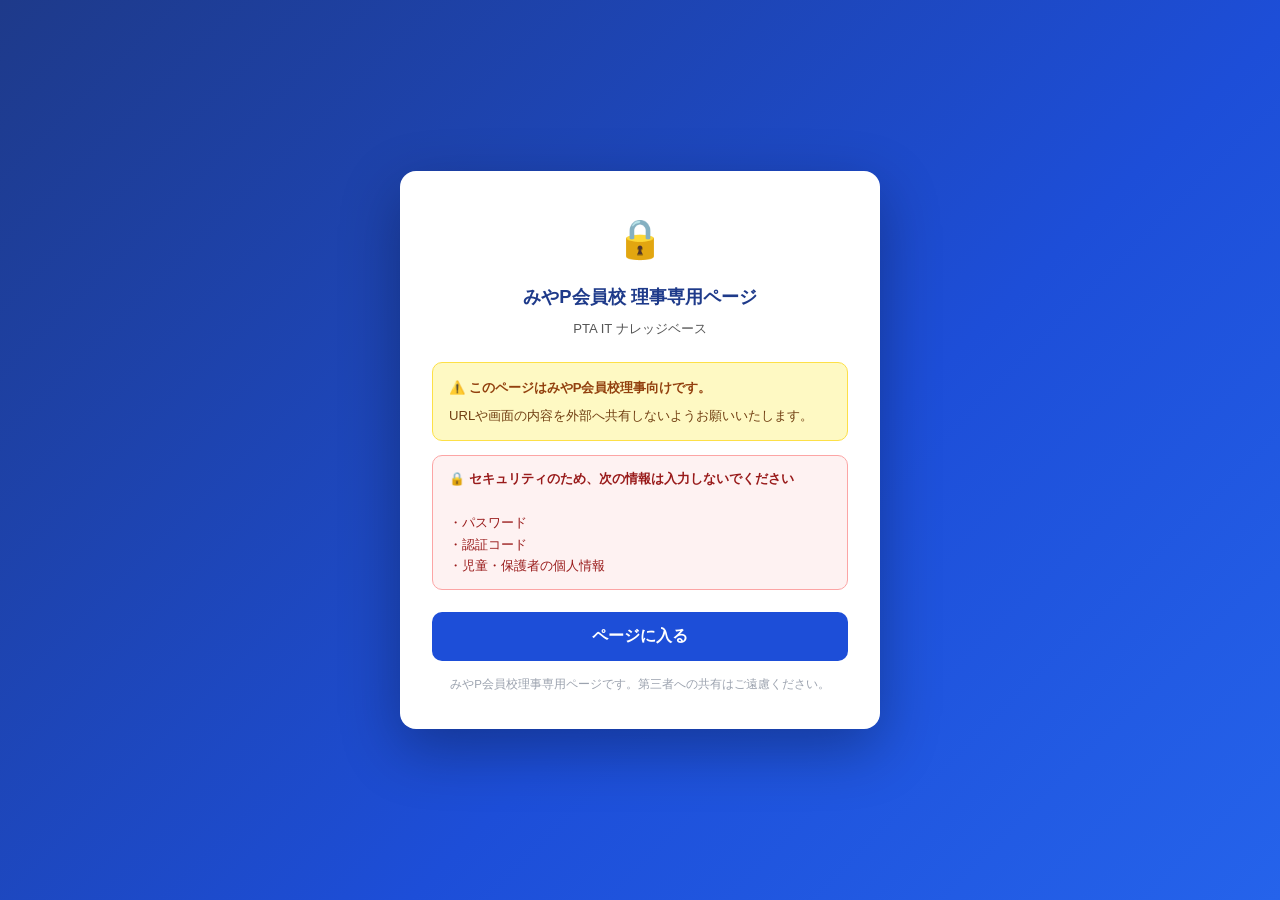
<file: index.html>
<!DOCTYPE html>
<html lang="ja">
<head>
  <meta charset="UTF-8">
  <meta name="viewport" content="width=device-width, initial-scale=1.0">
  <title>PTA IT ナレッジベース｜みやP会員校理事専用</title>
  <link rel="stylesheet" href="style.css">
  <style>
    /* ── ゲートオーバーレイ ── */
    #gate-overlay {
      position: fixed; inset: 0; z-index: 9999;
      background: linear-gradient(135deg, #1e3a8a 0%, #1d4ed8 60%, #2563eb 100%);
      display: flex; align-items: center; justify-content: center;
      padding: 20px;
    }
    #gate-overlay.hidden { display: none; }
    .gate-card {
      background: #fff; border-radius: 16px; padding: 36px 32px;
      max-width: 480px; width: 100%; box-shadow: 0 20px 60px rgba(0,0,0,.3);
      text-align: center;
    }
    .gate-icon { font-size: 2.4rem; margin-bottom: 12px; }
    .gate-card h1 { font-size: 1.15rem; font-weight: 700; color: #1e3a8a; margin: 0 0 6px; }
    .gate-card .gate-sub { font-size: .82rem; color: #555; margin-bottom: 22px; }
    .gate-notice {
      background: #fef9c3; border: 1px solid #fde047; border-radius: 10px;
      padding: 14px 16px; margin-bottom: 14px; text-align: left;
    }
    .gate-notice p { margin: 0 0 6px; font-size: .82rem; color: #713f12; line-height: 1.65; }
    .gate-notice p:last-child { margin: 0; }
    .gate-notice strong { color: #92400e; }
    .gate-warning {
      background: #fef2f2; border: 1px solid #fca5a5; border-radius: 10px;
      padding: 12px 16px; margin-bottom: 22px; text-align: left;
      font-size: .8rem; color: #991b1b; line-height: 1.7;
    }
    .gate-confirm-btn {
      background: #1d4ed8; color: #fff; border: none; border-radius: 10px;
      padding: 14px 32px; font-size: 1rem; font-weight: 700; cursor: pointer;
      width: 100%; transition: background .15s;
    }
    .gate-confirm-btn:hover { background: #1e40af; }
    .gate-note { font-size: .72rem; color: #9ca3af; margin-top: 14px; line-height: 1.6; }
    /* ── 公開制限バナー（ページ内常時表示） ── */
    .restricted-banner {
      background: #1e3a8a; color: #fff;
      padding: 6px 16px; font-size: .76rem; text-align: center;
      letter-spacing: .02em;
    }
    .restricted-banner strong { color: #fde047; }
  </style>
</head>
<body>

<!-- ════ 入口確認ゲート（本格的な認証ではありません） ════ -->
<div id="gate-overlay">
  <div class="gate-card">
    <div class="gate-icon">🔒</div>
    <h1>みやP会員校 理事専用ページ</h1>
    <p class="gate-sub">PTA IT ナレッジベース</p>

    <div class="gate-notice">
      <p>⚠️ <strong>このページはみやP会員校理事向けです。</strong></p>
      <p>URLや画面の内容を外部へ共有しないようお願いいたします。</p>
    </div>

    <div class="gate-warning">
      <strong>🔒 セキュリティのため、次の情報は入力しないでください</strong><br><br>
      ・パスワード<br>
      ・認証コード<br>
      ・児童・保護者の個人情報
    </div>

    <button class="gate-confirm-btn" onclick="confirmGate()">
      ページに入る
    </button>

    <p class="gate-note">
      みやP会員校理事専用ページです。第三者への共有はご遠慮ください。
    </p>
  </div>
</div>

<!-- ════ ヘッダー ════ -->
<div class="restricted-banner">
  🔒 <strong>みやP会員校 理事専用</strong>　このページのURLを外部に共有しないでください
</div>

<header class="app-header">
  <div class="header-top">
    <div class="header-icon">💬</div>
    <div>
      <h1>PTA IT ナレッジベース</h1>
      <div class="sub">みやP会員校理事向け｜Google Workspace・引き継ぎ・IT操作</div>
    </div>
    <a href="admin.html" style="margin-left:auto;color:rgba(255,255,255,.7);font-size:.75rem;text-decoration:none;white-space:nowrap">⚙️ 管理</a>
  </div>
  <nav class="mode-tabs">
    <button class="mode-tab active" onclick="switchMode('chat',this)">💬 チャット</button>
    <button class="mode-tab" onclick="switchMode('browse',this)">🔍 さがす・しぼる</button>
  </nav>
</header>

<!-- 注意バナー（常時表示） -->
<div class="privacy-banner">
  <span>⚠️ <strong>パスワード・認証コード・児童名簿・住所・電話番号などの個人情報はここに入力しないでください。</strong>　判断に迷う場合はPTA連合会担当者に確認してください。</span>
</div>

<div class="app-wrapper">

  <!-- ── チャットモード ─────────────────────────── -->
  <div id="panel-chat" class="mode-panel active">
    <div class="chat-shell">
      <div id="chat-area"></div>
      <div class="input-bar">
        <textarea id="user-input" rows="1" placeholder="お困りのことを入力してください（例：フォームを作りたい）"></textarea>
        <button id="send-btn" title="送信">▶</button>
      </div>
    </div>
  </div>

  <!-- ── ブラウズモード ─────────────────────────── -->
  <div id="panel-browse" class="mode-panel">
    <div class="browse-shell">

      <!-- 特別ビュー -->
      <div class="special-view-bar">
        <button class="sv-btn" onclick="applySpecialView('frequent',this)">⭐ よくある質問</button>
        <button class="sv-btn" onclick="applySpecialView('handover',this)">🤝 引き継ぎで確認すること</button>
        <button class="sv-btn" onclick="applySpecialView('yearstart',this)">🌸 年度初めによくある質問</button>
        <button class="sv-btn" onclick="applySpecialView('privacy',this)">🔒 個人情報注意の項目</button>
        <button class="sv-btn" onclick="applySpecialView('all',this)">📋 全て表示</button>
      </div>

      <!-- カテゴリフィルタ -->
      <div class="cat-filter-bar" id="cat-filter-bar">
        <button class="cf-btn active" onclick="applyCatFilter('',this)">すべて</button>
      </div>

      <!-- 検索 -->
      <div class="browse-search">
        <input type="text" id="browse-input" placeholder="キーワードで検索（例：PDF、引き継ぎ、フォーム）" oninput="onBrowseSearch(this.value)">
      </div>

      <div class="results-header" id="results-header">読み込み中...</div>
      <div class="faq-card-grid" id="faq-card-grid"></div>
    </div>
  </div>

</div>

<!-- 管理者オーバーレイ（チャット画面から） -->
<button id="admin-toggle">⚙️ 管理者</button>
<div id="admin-overlay" onclick="if(event.target===this)closeAdmin()">
  <div class="admin-modal">
    <h2>⚙️ FAQ 管理パネル</h2>
    <p style="font-size:.78rem;color:var(--gray-600);margin-bottom:12px">
      恒久的な変更は <code>faqData.js</code> を直接編集してください。<br>
      詳しい管理は <a href="admin.html" target="_blank">管理ページ（admin.html）</a> をご覧ください。
    </p>
    <div class="admin-faq-list" id="modal-faq-list"></div>
    <div id="modal-edit-form" style="display:none;margin-top:14px">
      <input type="hidden" id="edit-id">
      <div class="admin-form">
        <label>質問タイトル<input type="text" id="edit-title"></label>
        <label>一言まとめ<textarea id="edit-summary"></textarea></label>
        <label>キーワード（カンマ区切り）<input type="text" id="edit-keywords"></label>
        <div style="display:flex;gap:8px">
          <button class="admin-save-btn" onclick="saveEdit()">保存</button>
          <button class="admin-close-btn" onclick="document.getElementById('modal-edit-form').style.display='none'">キャンセル</button>
        </div>
      </div>
    </div>
    <div style="text-align:right;margin-top:16px">
      <button class="admin-close-btn" onclick="closeAdmin()">閉じる</button>
    </div>
  </div>
</div>

<script>
// ゲート確認処理
function confirmGate() {
  sessionStorage.setItem('pta_gate_confirmed', '1');
  document.getElementById('gate-overlay').classList.add('hidden');
}
// 同一セッション内で確認済みならスキップ
(function() {
  if (sessionStorage.getItem('pta_gate_confirmed') === '1') {
    document.getElementById('gate-overlay').classList.add('hidden');
  }
})();
</script>
<script src="faqData.js"></script>
<script src="script.js"></script>
</body>
</html>
</file>
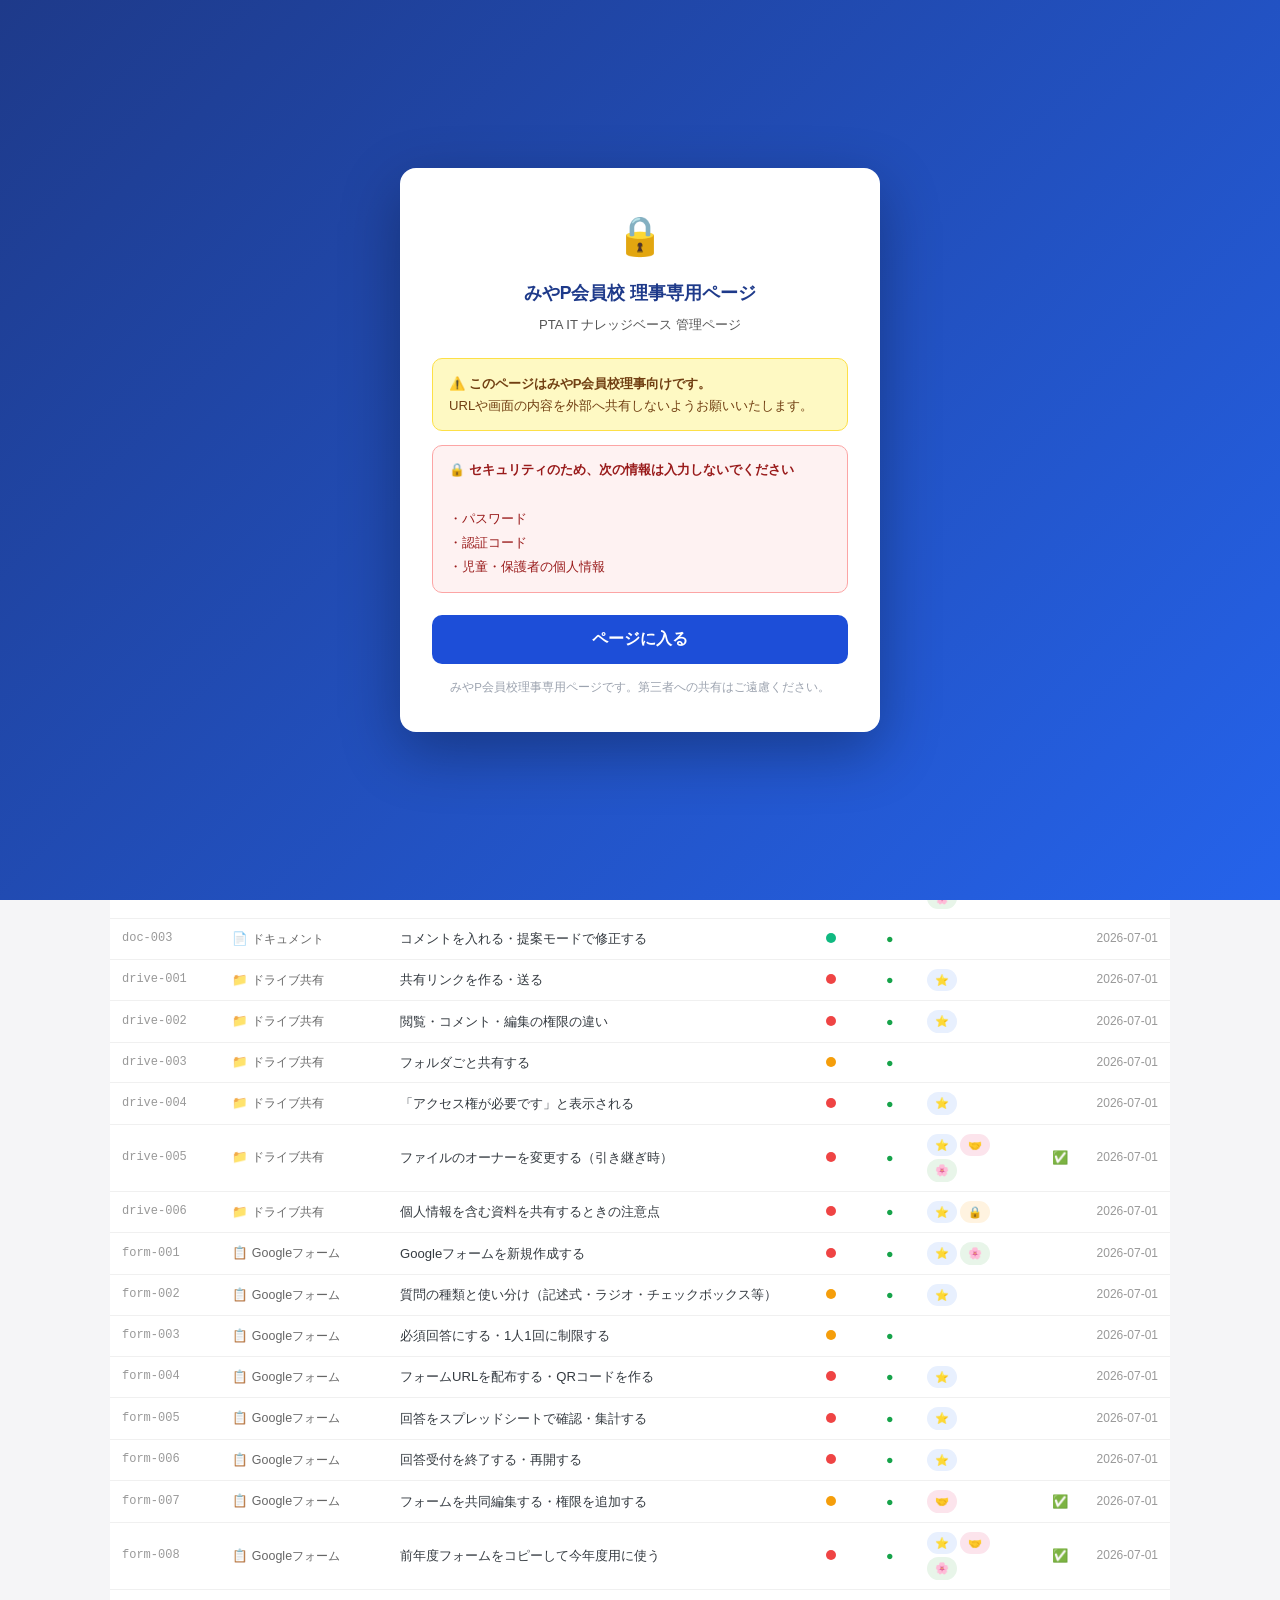
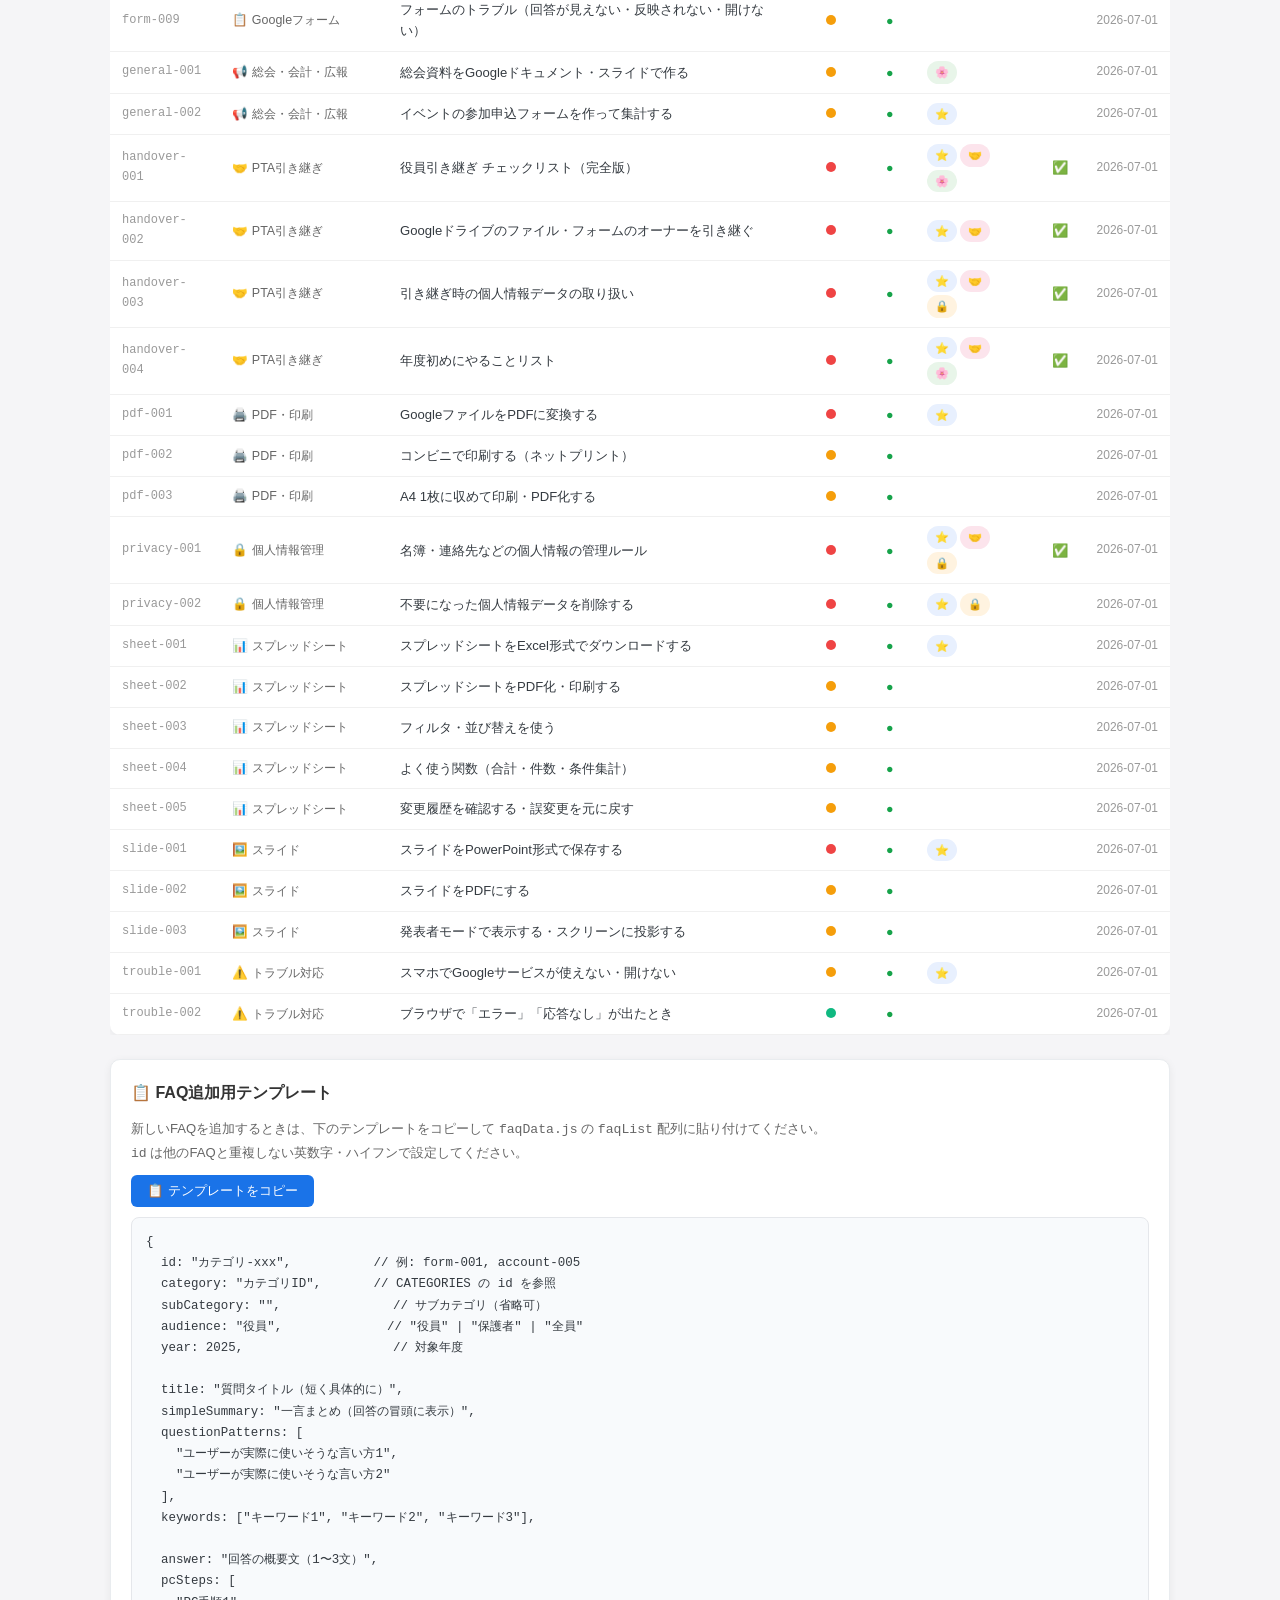
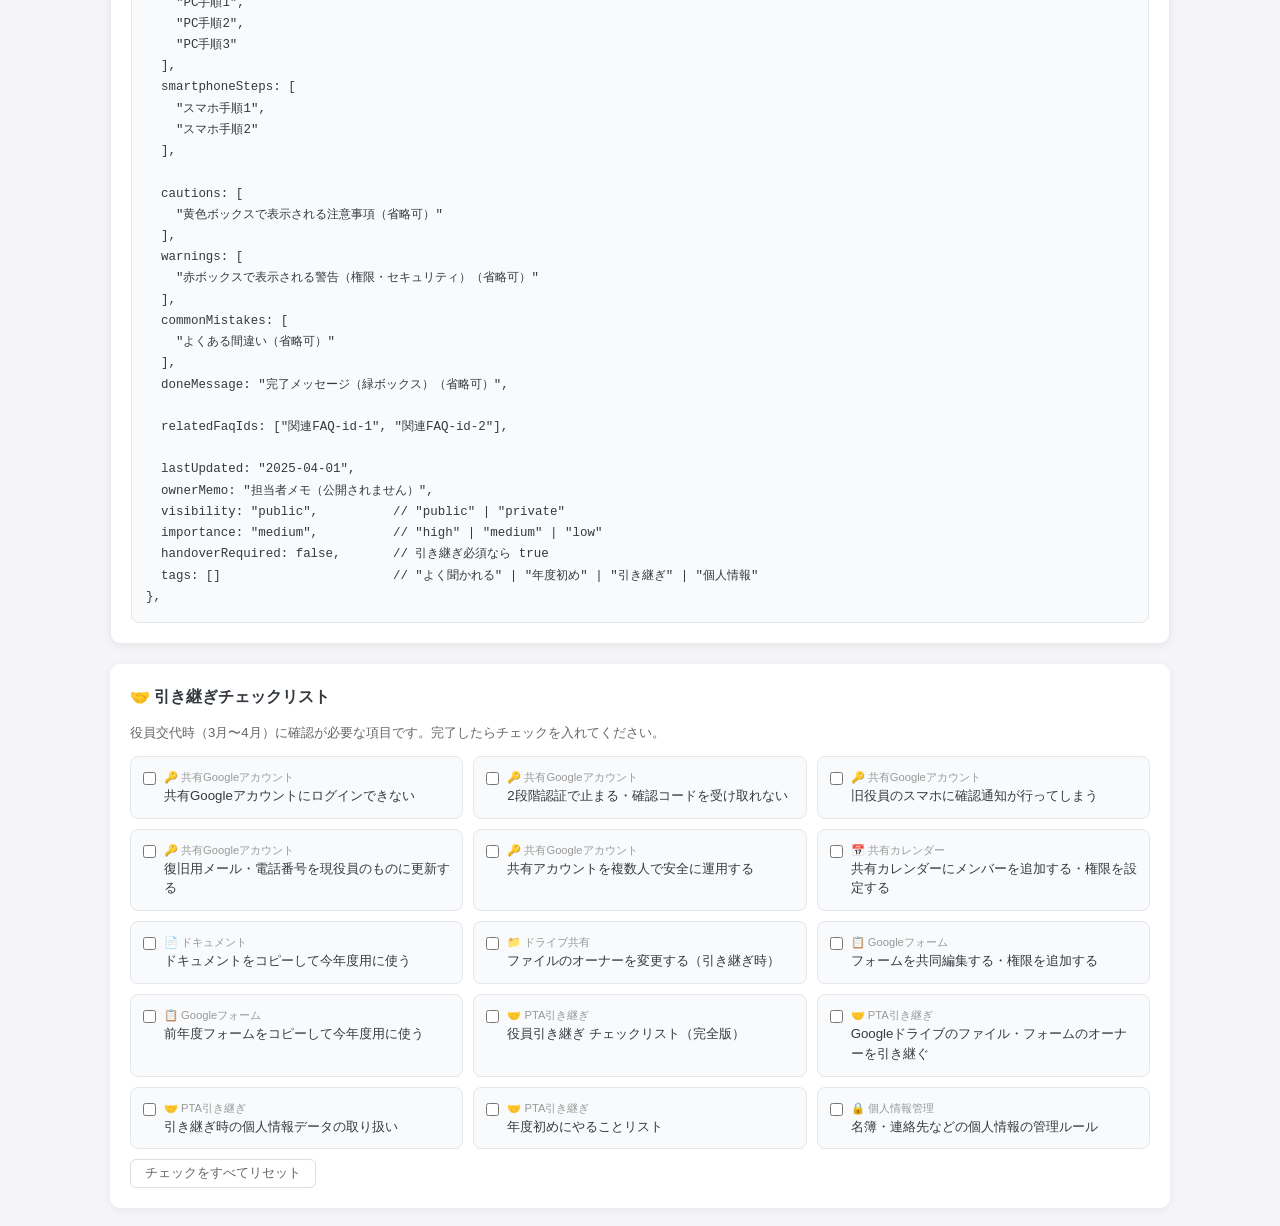
<file: admin.html>
<!DOCTYPE html>
<html lang="ja">
<head>
  <meta charset="UTF-8">
  <meta name="viewport" content="width=device-width, initial-scale=1.0">
  <title>PTA IT ナレッジベース 管理｜みやP会員校理事専用</title>
  <link rel="stylesheet" href="style.css">
  <style>
    body { margin: 0; font-family: var(--font, 'Noto Sans JP', sans-serif); background: var(--bg, #f5f5f7); }
    .admin-page { max-width: 1100px; margin: 0 auto; padding: 20px; }
    .admin-header { background: var(--primary, #2563eb); color: #fff; padding: 14px 20px; display: flex; align-items: center; gap: 14px; }
    .admin-header h1 { margin: 0; font-size: 1.1rem; }
    .admin-header a { color: rgba(255,255,255,.8); font-size: .82rem; text-decoration: none; margin-left: auto; }
    .admin-header a:hover { color: #fff; }
    .admin-toolbar { display: flex; gap: 10px; flex-wrap: wrap; align-items: center; margin: 16px 0 10px; }
    .admin-toolbar select, .admin-toolbar input { padding: 7px 10px; border: 1px solid #ddd; border-radius: 6px; font-size: .85rem; background: #fff; }
    .admin-toolbar input { flex: 1; min-width: 200px; }
    .admin-table-wrap { overflow-x: auto; }
    .admin-table { width: 100%; border-collapse: collapse; font-size: .82rem; background: #fff; border-radius: 10px; overflow: hidden; box-shadow: 0 2px 8px rgba(0,0,0,.06); }
    .admin-table th { background: #f8fafc; padding: 10px 12px; text-align: left; border-bottom: 2px solid #e5e7eb; color: #555; cursor: pointer; white-space: nowrap; user-select: none; }
    .admin-table th:hover { background: #eef2ff; }
    .admin-table td { padding: 9px 12px; border-bottom: 1px solid #f0f0f0; vertical-align: middle; }
    .admin-table tr:hover td { background: #fafbff; }
    .admin-table .col-id { color: #999; font-size: .75rem; font-family: monospace; }
    .admin-table .col-title { font-weight: 500; }
    .admin-table .col-cat { font-size: .78rem; color: #666; }
    .admin-table .col-imp { text-align: center; }
    .admin-table .col-vis { text-align: center; }
    .importance-dot { display: inline-block; width: 10px; height: 10px; border-radius: 50%; }
    .imp-high { background: #ef4444; }
    .imp-medium { background: #f59e0b; }
    .imp-low { background: #10b981; }
    .vis-public { color: #16a34a; font-size: .78rem; }
    .vis-private { color: #9ca3af; font-size: .78rem; }
    .badge-cell { display: flex; gap: 3px; flex-wrap: wrap; }
    .count-bar { font-size: .8rem; color: #666; margin: 6px 0; }
    .count-bar strong { color: var(--primary, #2563eb); }
    /* テンプレートセクション */
    .template-section { background: #fff; border-radius: 10px; padding: 20px; margin-top: 24px; box-shadow: 0 2px 8px rgba(0,0,0,.06); }
    .template-section h2 { font-size: 1rem; margin: 0 0 12px; color: #333; }
    .template-desc { font-size: .82rem; color: #666; margin-bottom: 10px; line-height: 1.7; }
    .copy-btn { background: var(--primary, #2563eb); color: #fff; border: none; border-radius: 6px; padding: 7px 16px; font-size: .83rem; cursor: pointer; display: flex; align-items: center; gap: 6px; }
    .copy-btn:hover { background: #1d4ed8; }
    .copy-btn.copied { background: #16a34a; }
    .template-code { background: #f8fafc; border: 1px solid #e5e7eb; border-radius: 8px; padding: 14px; font-size: .78rem; font-family: 'Courier New', monospace; line-height: 1.7; overflow-x: auto; margin-top: 10px; white-space: pre; }
    /* 手順チェックリスト */
    .checklist-section { background: #fff; border-radius: 10px; padding: 20px; margin-top: 20px; box-shadow: 0 2px 8px rgba(0,0,0,.06); }
    .checklist-section h2 { font-size: 1rem; margin: 0 0 12px; }
    .checklist-grid { display: grid; grid-template-columns: repeat(auto-fill, minmax(260px, 1fr)); gap: 10px; }
    .checklist-item { background: #f8fafc; border-radius: 8px; padding: 12px; border: 1px solid #e5e7eb; }
    .checklist-item label { display: flex; gap: 8px; align-items: flex-start; cursor: pointer; font-size: .83rem; line-height: 1.5; }
    .checklist-item input[type=checkbox] { margin-top: 3px; accent-color: var(--primary, #2563eb); flex-shrink: 0; }
    .checklist-item .ci-cat { font-size: .7rem; color: #999; display: block; }
    .checklist-reset { margin-top: 10px; background: none; border: 1px solid #ddd; border-radius: 6px; padding: 5px 14px; font-size: .8rem; cursor: pointer; color: #666; }
    .checklist-reset:hover { background: #f5f5f5; }
    .sort-asc::after { content: ' ▲'; }
    .sort-desc::after { content: ' ▼'; }
  </style>
</head>
<body>

<!-- ゲートオーバーレイ（index.htmlと共通） -->
<div id="gate-overlay" style="position:fixed;inset:0;z-index:9999;background:linear-gradient(135deg,#1e3a8a,#2563eb);display:flex;align-items:center;justify-content:center;padding:20px">
  <div style="background:#fff;border-radius:16px;padding:36px 32px;max-width:480px;width:100%;box-shadow:0 20px 60px rgba(0,0,0,.3);text-align:center">
    <div style="font-size:2.4rem;margin-bottom:12px">🔒</div>
    <h1 style="font-size:1.1rem;font-weight:700;color:#1e3a8a;margin:0 0 6px">みやP会員校 理事専用ページ</h1>
    <p style="font-size:.82rem;color:#555;margin-bottom:22px">PTA IT ナレッジベース 管理ページ</p>
    <div style="background:#fef9c3;border:1px solid #fde047;border-radius:10px;padding:14px 16px;margin-bottom:14px;text-align:left;font-size:.82rem;color:#713f12;line-height:1.65">
      <strong>⚠️ このページはみやP会員校理事向けです。</strong><br>
      URLや画面の内容を外部へ共有しないようお願いいたします。
    </div>
    <div style="background:#fef2f2;border:1px solid #fca5a5;border-radius:10px;padding:12px 16px;margin-bottom:22px;text-align:left;font-size:.8rem;color:#991b1b;line-height:1.9">
      <strong>🔒 セキュリティのため、次の情報は入力しないでください</strong><br><br>
      ・パスワード<br>・認証コード<br>・児童・保護者の個人情報
    </div>
    <button onclick="confirmGate()" style="background:#1d4ed8;color:#fff;border:none;border-radius:10px;padding:14px 32px;font-size:1rem;font-weight:700;cursor:pointer;width:100%">
      ページに入る
    </button>
    <p style="font-size:.72rem;color:#9ca3af;margin-top:14px;line-height:1.6">
      みやP会員校理事専用ページです。第三者への共有はご遠慮ください。
    </p>
  </div>
</div>
<script>
function confirmGate() {
  sessionStorage.setItem('pta_gate_confirmed','1');
  document.getElementById('gate-overlay').style.display='none';
}
(function(){
  if(sessionStorage.getItem('pta_gate_confirmed')==='1')
    document.getElementById('gate-overlay').style.display='none';
})();
</script>

<!-- 制限バナー（常時表示） -->
<div style="background:#1e3a8a;color:#fff;padding:6px 16px;font-size:.76rem;text-align:center;letter-spacing:.02em">
  🔒 <strong style="color:#fde047">みやP会員校 理事専用</strong>　このページのURLを外部に共有しないでください
</div>

<div class="admin-header">
  <span>⚙️</span>
  <h1>PTA ナレッジベース — 管理ページ</h1>
  <a href="index.html">← ナレッジベースに戻る</a>
</div>

<div class="admin-page">

  <!-- FAQ一覧 -->
  <div class="admin-toolbar">
    <select id="filter-cat" onchange="applyFilters()">
      <option value="">すべてのカテゴリ</option>
    </select>
    <select id="filter-imp" onchange="applyFilters()">
      <option value="">すべての重要度</option>
      <option value="high">高（red）</option>
      <option value="medium">中（amber）</option>
      <option value="low">低（green）</option>
    </select>
    <select id="filter-vis" onchange="applyFilters()">
      <option value="">公開・非公開</option>
      <option value="public">公開</option>
      <option value="private">非公開</option>
    </select>
    <select id="filter-tag" onchange="applyFilters()">
      <option value="">すべてのタグ</option>
      <option value="よく聞かれる">⭐ よく聞かれる</option>
      <option value="引き継ぎ">🤝 引き継ぎ</option>
      <option value="年度初め">🌸 年度初め</option>
      <option value="個人情報">🔒 個人情報</option>
    </select>
    <input type="text" id="filter-text" placeholder="タイトル・キーワード検索" oninput="applyFilters()">
  </div>

  <div class="count-bar">表示中: <strong id="count-display">0</strong> 件 / 全 <strong id="count-total">0</strong> 件</div>

  <div class="admin-table-wrap">
    <table class="admin-table" id="admin-table">
      <thead>
        <tr>
          <th onclick="sortTable('id')">ID</th>
          <th onclick="sortTable('category')">カテゴリ</th>
          <th onclick="sortTable('title')">タイトル</th>
          <th onclick="sortTable('importance')">重要度</th>
          <th onclick="sortTable('visibility')">公開</th>
          <th>タグ</th>
          <th>引継</th>
          <th onclick="sortTable('lastUpdated')">更新日</th>
        </tr>
      </thead>
      <tbody id="admin-tbody"></tbody>
    </table>
  </div>

  <!-- テンプレートセクション -->
  <div class="template-section">
    <h2>📋 FAQ追加用テンプレート</h2>
    <p class="template-desc">
      新しいFAQを追加するときは、下のテンプレートをコピーして <code>faqData.js</code> の <code>faqList</code> 配列に貼り付けてください。<br>
      <code>id</code> は他のFAQと重複しない英数字・ハイフンで設定してください。
    </p>
    <button class="copy-btn" id="copy-btn" onclick="copyTemplate()">📋 テンプレートをコピー</button>
    <div class="template-code" id="template-code"></div>
  </div>

  <!-- 引き継ぎチェックリスト -->
  <div class="checklist-section">
    <h2>🤝 引き継ぎチェックリスト</h2>
    <p style="font-size:.82rem;color:#666;margin-bottom:12px">
      役員交代時（3月〜4月）に確認が必要な項目です。完了したらチェックを入れてください。
    </p>
    <div class="checklist-grid" id="checklist-grid"></div>
    <button class="checklist-reset" onclick="resetChecklist()">チェックをすべてリセット</button>
  </div>

</div>

<script src="faqData.js"></script>
<script src="admin.js"></script>
</body>
</html>
</file>
<file: style.css>
/* ============================================================
   style.css — PTA ナレッジベース 統合スタイル
   ============================================================ */
*, *::before, *::after { box-sizing: border-box; margin: 0; padding: 0; }

:root {
  --primary:    #1a73e8;
  --primary-dk: #1557b0;
  --primary-lt: #e8f0fe;
  --accent:     #34a853;
  --warn-bg:    #fff8e1; --warn-bd: #f9a825; --warn-text: #795548;
  --alert-bg:   #fce4ec; --alert-bd: #e53935; --alert-text: #b71c1c;
  --ok-bg:      #e8f5e9; --ok-bd:   #43a047; --ok-text:   #1b5e20;
  --gray-50:  #fafafa; --gray-100: #f8f9fa; --gray-200: #e9ecef;
  --gray-400: #ced4da; --gray-600: #6c757d; --gray-800: #343a40;
  --radius: 12px; --radius-sm: 8px;
  --shadow:    0 2px 12px rgba(0,0,0,.10);
  --shadow-lg: 0 4px 24px rgba(0,0,0,.15);
  --font: 'Hiragino Sans','Noto Sans JP','Meiryo',sans-serif;
  --badge-frequent:  #e8f0fe; --badge-frequent-text:  #1a73e8;
  --badge-handover:  #fce4ec; --badge-handover-text:  #c62828;
  --badge-privacy:   #fff3e0; --badge-privacy-text:   #e65100;
  --badge-yearstart: #e8f5e9; --badge-yearstart-text: #2e7d32;
  --badge-high:      #fde8e8; --badge-high-text:      #c62828;
}

body { font-family: var(--font); background: #f0f4ff; min-height: 100vh;
       color: var(--gray-800); font-size: 15px; line-height: 1.65; }

/* ── ヘッダー ─────────────────────────────────────────────── */
.app-header {
  background: var(--primary); color: #fff;
  padding: 14px 20px 0; display: flex; flex-direction: column;
  box-shadow: var(--shadow);
}
.header-top { display: flex; align-items: center; gap: 12px; padding-bottom: 12px; }
.header-top h1 { font-size: 1.05rem; font-weight: 700; line-height: 1.3; }
.header-top .sub { font-size: .75rem; opacity: .85; }
.header-icon { font-size: 1.8rem; }

/* ── モード切替タブ ────────────────────────────────────────── */
.mode-tabs { display: flex; gap: 0; }
.mode-tab {
  padding: 9px 18px; font-size: .85rem; font-weight: 600;
  background: transparent; border: none; color: rgba(255,255,255,.7);
  cursor: pointer; border-bottom: 3px solid transparent;
  font-family: var(--font); transition: color .15s, border-color .15s;
}
.mode-tab.active { color: #fff; border-bottom-color: #fff; }
.mode-tab:hover { color: #fff; }

/* ── 注意バナー ───────────────────────────────────────────── */
.privacy-banner {
  background: #fff3cd; border-bottom: 1px solid #ffc107;
  padding: 7px 16px; font-size: .76rem; color: #856404;
  display: flex; align-items: center; gap: 6px; line-height: 1.4;
}
.privacy-banner span { flex: 1; }

/* ── メインラッパー ───────────────────────────────────────── */
.app-wrapper { max-width: 860px; margin: 0 auto; padding: 0 6px 80px; }

/* ── モードパネル ─────────────────────────────────────────── */
.mode-panel { display: none; }
.mode-panel.active { display: block; }

/* ════════════════════════════════════════════════════════════
   チャットモード
   ════════════════════════════════════════════════════════════ */
.chat-shell {
  background: #fff; border-radius: 0 0 var(--radius) var(--radius);
  display: flex; flex-direction: column; box-shadow: var(--shadow);
}
#chat-area {
  min-height: 400px; max-height: 62vh;
  overflow-y: auto; padding: 18px 14px;
  display: flex; flex-direction: column; gap: 14px;
  scroll-behavior: smooth;
}
.msg { display: flex; gap: 10px; animation: fadeUp .22s ease both; }
@keyframes fadeUp { from { opacity:0; transform:translateY(8px); } to { opacity:1; transform:translateY(0); } }
.msg.bot  { align-items: flex-start; }
.msg.user { align-items: flex-start; flex-direction: row-reverse; }
.msg-avatar {
  width: 34px; height: 34px; border-radius: 50%; flex-shrink: 0;
  display: flex; align-items: center; justify-content: center;
  font-size: 1.2rem; background: var(--primary-lt);
}
.msg.user .msg-avatar { background: var(--gray-200); }
.msg-body { max-width: 88%; }
.bubble {
  padding: 11px 15px; border-radius: 18px; font-size: .91rem;
  line-height: 1.65; box-shadow: 0 1px 4px rgba(0,0,0,.07);
}
.msg.bot  .bubble { background: var(--gray-100); border-top-left-radius: 4px; }
.msg.user .bubble { background: var(--primary); color: #fff; border-top-right-radius: 4px; }

/* 入力欄 */
.input-bar {
  border-top: 1.5px solid var(--gray-200); padding: 10px 12px;
  display: flex; gap: 8px; align-items: flex-end;
}
#user-input {
  flex: 1; resize: none; border: 1.5px solid var(--gray-400);
  border-radius: 20px; padding: 8px 15px; font-size: .91rem;
  font-family: var(--font); line-height: 1.5; max-height: 100px; outline: none;
  transition: border-color .15s;
}
#user-input:focus { border-color: var(--primary); }
#user-input::placeholder { color: var(--gray-400); }
#send-btn {
  width: 40px; height: 40px; border-radius: 50%;
  background: var(--primary); color: #fff; border: none;
  font-size: 1rem; cursor: pointer; flex-shrink: 0;
  display: flex; align-items: center; justify-content: center;
  transition: background .15s, transform .1s;
}
#send-btn:hover { background: var(--primary-dk); transform: scale(1.05); }

/* 選択肢 */
.choice-group { display: flex; flex-wrap: wrap; gap: 7px; margin-top: 10px; }
.choice-btn {
  background: #fff; border: 1.5px solid var(--primary); color: var(--primary);
  border-radius: 20px; padding: 6px 13px; font-size: .83rem; cursor: pointer;
  transition: background .15s, transform .1s; font-family: var(--font); line-height: 1.4;
}
.choice-btn:hover  { background: var(--primary-lt); transform: translateY(-1px); }
.choice-btn.disabled { opacity: .45; pointer-events: none; }

/* カテゴリグリッド */
.category-grid { display: grid; grid-template-columns: repeat(4,1fr); gap: 8px; margin-top: 10px; }
.cat-btn {
  background: #fff; border: 1.5px solid var(--gray-200); border-radius: var(--radius-sm);
  padding: 10px 6px 8px; cursor: pointer; text-align: center;
  transition: border-color .15s, box-shadow .15s, transform .1s; font-family: var(--font);
}
.cat-btn:hover { border-color: var(--primary); box-shadow: var(--shadow); transform: translateY(-2px); }
.cat-btn .cat-icon  { font-size: 1.4rem; display: block; margin-bottom: 3px; }
.cat-btn .cat-label { font-size: .73rem; font-weight: 600; color: var(--gray-800); display: block; }

/* FAQ一覧 */
.faq-list { display: flex; flex-direction: column; gap: 6px; margin-top: 8px; }
.faq-item {
  background: #fff; border: 1.5px solid var(--gray-200); border-radius: 9px;
  padding: 9px 13px; cursor: pointer; font-size: .86rem;
  transition: border-color .15s, background .15s;
  text-align: left; font-family: var(--font);
  display: flex; align-items: center; gap: 7px;
}
.faq-item:hover { border-color: var(--primary); background: var(--primary-lt); }
.faq-item::before { content: "Q"; font-weight: 700; color: var(--primary); flex-shrink: 0; }
.faq-item.disabled { opacity: .45; pointer-events: none; }

/* 回答カード */
.answer-card { background: #fff; border-radius: var(--radius); border: 1.5px solid var(--gray-200); overflow: hidden; box-shadow: var(--shadow); }
.answer-summary { background: var(--primary); color: #fff; padding: 12px 15px; font-size: .91rem; font-weight: 600; line-height: 1.5; }
.answer-meta { padding: 8px 15px 0; display: flex; flex-wrap: wrap; gap: 5px; }

/* ステップタブ */
.steps-tab-bar { display: flex; border-bottom: 1.5px solid var(--gray-200); }
.tab-btn {
  flex: 1; padding: 8px; font-size: .81rem; font-weight: 600;
  background: none; border: none; cursor: pointer; color: var(--gray-600);
  font-family: var(--font); border-bottom: 2.5px solid transparent; margin-bottom: -1.5px;
  transition: color .15s, background .15s;
}
.tab-btn.active { color: var(--primary); border-bottom-color: var(--primary); background: var(--primary-lt); }
.steps-panel { padding: 13px 15px; display: none; }
.steps-panel.active { display: block; }
.step-list { list-style: none; display: flex; flex-direction: column; gap: 9px; }
.step-item { display: flex; gap: 11px; align-items: flex-start; opacity: 0; transform: translateX(-6px); animation: stepIn .18s ease forwards; }
@keyframes stepIn { to { opacity:1; transform:translateX(0); } }
.step-num { width: 24px; height: 24px; border-radius: 50%; background: var(--primary); color: #fff; font-size: .74rem; font-weight: 700; display: flex; align-items: center; justify-content: center; flex-shrink: 0; margin-top: 1px; }
.step-text { font-size: .86rem; line-height: 1.6; }

/* ボックス */
.box { border-radius: 7px; padding: 10px 13px; font-size: .83rem; margin: 8px 0 0; line-height: 1.6; }
.box-caution { background: var(--warn-bg); border-left: 4px solid var(--warn-bd); color: var(--warn-text); }
.box-caution::before { content: "⚠️  "; }
.box-warning { background: var(--alert-bg); border-left: 4px solid var(--alert-bd); color: var(--alert-text); }
.box-warning::before { content: "🔴  "; }
.box-ok { background: var(--ok-bg); border-left: 4px solid var(--ok-bd); color: var(--ok-text); font-weight: 600; }
.box-ok::before { content: "✅  "; }
.box-next { background: var(--gray-100); border-left: 4px solid var(--gray-400); color: var(--gray-600); }
.box-next::before { content: "🔍  "; }
.boxes-wrap { padding: 0 15px 4px; }
.mistakes { margin-top: 8px; }
.mistakes-title { font-size: .78rem; font-weight: 700; color: var(--gray-600); margin-bottom: 5px; }
.mistakes ul { padding-left: 17px; font-size: .82rem; color: var(--gray-600); }
.mistakes ul li { margin-bottom: 3px; }

/* タイピング */
.typing-indicator { display: flex; gap: 5px; padding: 7px 3px; align-items: center; }
.typing-indicator span { width: 7px; height: 7px; border-radius: 50%; background: var(--gray-400); animation: bounce 1.2s infinite; }
.typing-indicator span:nth-child(2) { animation-delay: .2s; }
.typing-indicator span:nth-child(3) { animation-delay: .4s; }
@keyframes bounce { 0%,60%,100% { transform:translateY(0); } 30% { transform:translateY(-5px); } }

/* ════════════════════════════════════════════════════════════
   バッジ / ラベル
   ════════════════════════════════════════════════════════════ */
.badge {
  display: inline-flex; align-items: center; gap: 3px;
  border-radius: 20px; padding: 2px 8px; font-size: .70rem; font-weight: 700;
  white-space: nowrap;
}
.badge-frequent  { background: var(--badge-frequent);  color: var(--badge-frequent-text); }
.badge-handover  { background: var(--badge-handover);  color: var(--badge-handover-text); }
.badge-privacy   { background: var(--badge-privacy);   color: var(--badge-privacy-text); }
.badge-yearstart { background: var(--badge-yearstart); color: var(--badge-yearstart-text); }
.badge-high      { background: var(--badge-high);      color: var(--badge-high-text); }
.badge-private   { background: var(--gray-200);        color: var(--gray-600); }

/* ════════════════════════════════════════════════════════════
   ブラウズモード
   ════════════════════════════════════════════════════════════ */
.browse-shell { background: #fff; border-radius: 0 0 var(--radius) var(--radius); padding: 16px; box-shadow: var(--shadow); }

/* 特別ビューボタン */
.special-view-bar { display: flex; flex-wrap: wrap; gap: 7px; margin-bottom: 14px; padding-bottom: 12px; border-bottom: 1px solid var(--gray-200); }
.sv-btn {
  background: var(--gray-100); border: 1.5px solid var(--gray-200); border-radius: 20px;
  padding: 7px 14px; font-size: .82rem; font-weight: 600; cursor: pointer;
  font-family: var(--font); transition: all .15s; display: flex; align-items: center; gap: 5px;
}
.sv-btn:hover, .sv-btn.active { background: var(--primary-lt); border-color: var(--primary); color: var(--primary); }

/* カテゴリフィルタ */
.cat-filter-bar { display: flex; flex-wrap: wrap; gap: 6px; margin-bottom: 12px; }
.cf-btn {
  background: var(--gray-100); border: 1.5px solid var(--gray-200); border-radius: 20px;
  padding: 5px 11px; font-size: .78rem; cursor: pointer; font-family: var(--font); transition: all .15s;
}
.cf-btn:hover, .cf-btn.active { background: var(--primary); border-color: var(--primary); color: #fff; }

/* 検索バー */
.browse-search { display: flex; gap: 8px; margin-bottom: 14px; }
.browse-search input {
  flex: 1; border: 1.5px solid var(--gray-400); border-radius: 20px;
  padding: 8px 15px; font-size: .88rem; font-family: var(--font); outline: none;
}
.browse-search input:focus { border-color: var(--primary); }
.browse-search-btn {
  background: var(--primary); color: #fff; border: none; border-radius: 20px;
  padding: 8px 16px; font-size: .84rem; cursor: pointer; font-family: var(--font);
}

/* 結果ヘッダー */
.results-header { font-size: .8rem; color: var(--gray-600); margin-bottom: 10px; padding-bottom: 6px; border-bottom: 1px solid var(--gray-200); }

/* FAQカードグリッド */
.faq-card-grid { display: flex; flex-direction: column; gap: 8px; }
.faq-card {
  border: 1.5px solid var(--gray-200); border-radius: var(--radius-sm); padding: 13px 15px;
  cursor: pointer; transition: border-color .15s, box-shadow .15s;
  background: #fff;
}
.faq-card:hover { border-color: var(--primary); box-shadow: var(--shadow); }
.faq-card-header { display: flex; align-items: flex-start; gap: 10px; }
.faq-card-cat { font-size: .72rem; font-weight: 700; color: var(--gray-600); white-space: nowrap; }
.faq-card-title { font-size: .9rem; font-weight: 600; flex: 1; line-height: 1.4; }
.faq-card-badges { display: flex; flex-wrap: wrap; gap: 4px; margin-top: 6px; }
.faq-card-summary { font-size: .82rem; color: var(--gray-600); margin-top: 5px; line-height: 1.5; }
.faq-card-expand { display: none; margin-top: 12px; padding-top: 12px; border-top: 1px solid var(--gray-200); }
.faq-card-expand.open { display: block; }
.faq-card .toggle-icon { font-size: .75rem; color: var(--gray-400); flex-shrink: 0; margin-top: 3px; transition: transform .2s; }
.faq-card.expanded .toggle-icon { transform: rotate(180deg); }

/* ════════════════════════════════════════════════════════════
   管理画面（admin.html）
   ════════════════════════════════════════════════════════════ */
.admin-page { max-width: 1000px; margin: 0 auto; padding: 20px 12px 60px; }
.admin-header { background: var(--gray-800); color: #fff; padding: 16px 20px; border-radius: var(--radius) var(--radius) 0 0; display: flex; align-items: center; justify-content: space-between; }
.admin-header h1 { font-size: 1rem; font-weight: 700; }
.admin-header a { color: rgba(255,255,255,.8); font-size: .8rem; text-decoration: none; }
.admin-header a:hover { color: #fff; }

.admin-toolbar { background: #fff; padding: 12px 16px; border: 1px solid var(--gray-200); display: flex; flex-wrap: wrap; gap: 8px; align-items: center; }
.admin-filter-select { border: 1.5px solid var(--gray-400); border-radius: 8px; padding: 6px 10px; font-size: .83rem; font-family: var(--font); outline: none; }
.admin-search-input { flex: 1; min-width: 160px; border: 1.5px solid var(--gray-400); border-radius: 8px; padding: 6px 12px; font-size: .83rem; font-family: var(--font); outline: none; }
.admin-count { font-size: .78rem; color: var(--gray-600); margin-left: auto; }

.admin-table { width: 100%; background: #fff; border-collapse: collapse; font-size: .82rem; }
.admin-table th { background: var(--gray-100); padding: 8px 12px; text-align: left; font-weight: 700; border-bottom: 2px solid var(--gray-200); white-space: nowrap; }
.admin-table td { padding: 9px 12px; border-bottom: 1px solid var(--gray-200); vertical-align: top; }
.admin-table tr:hover td { background: var(--gray-50); }
.admin-table .td-id { font-size: .72rem; color: var(--gray-600); font-family: monospace; }
.admin-table .td-title { font-weight: 600; }
.admin-table .td-badges { display: flex; flex-wrap: wrap; gap: 3px; }

.importance-dot { display: inline-block; width: 8px; height: 8px; border-radius: 50%; margin-right: 4px; }
.imp-high   { background: #e53935; }
.imp-medium { background: #fb8c00; }
.imp-low    { background: #43a047; }

/* テンプレートセクション */
.template-section { background: #fff; border: 1.5px solid var(--gray-200); border-radius: var(--radius-sm); padding: 16px; margin-top: 16px; }
.template-section h3 { font-size: .9rem; margin-bottom: 10px; color: var(--gray-800); }
.template-section pre { background: var(--gray-100); border-radius: 7px; padding: 14px; font-size: .75rem; overflow-x: auto; line-height: 1.7; color: var(--gray-800); white-space: pre-wrap; word-break: break-all; }
.copy-btn { background: var(--primary); color: #fff; border: none; border-radius: 7px; padding: 7px 16px; font-size: .82rem; cursor: pointer; font-family: var(--font); margin-top: 8px; transition: background .15s; }
.copy-btn:hover { background: var(--primary-dk); }
.copy-btn.copied { background: var(--accent); }

/* ── 管理者パネル（オーバーレイ）────────────────────────────── */
#admin-toggle { position: fixed; bottom: 14px; right: 14px; background: var(--gray-600); color: #fff; border: none; border-radius: 20px; padding: 8px 14px; font-size: .75rem; cursor: pointer; font-family: var(--font); opacity: .7; transition: opacity .15s; z-index: 50; }
#admin-toggle:hover { opacity: 1; }
#admin-overlay { display: none; position: fixed; inset: 0; background: rgba(0,0,0,.45); z-index: 100; align-items: center; justify-content: center; }
#admin-overlay.open { display: flex; }
.admin-modal { background: #fff; border-radius: var(--radius); width: min(680px,95vw); max-height: 88vh; overflow-y: auto; padding: 22px; box-shadow: var(--shadow-lg); }
.admin-modal h2 { font-size: 1rem; margin-bottom: 14px; color: var(--primary); }
.admin-faq-list { display: flex; flex-direction: column; gap: 6px; max-height: 300px; overflow-y: auto; }
.admin-faq-row { display: flex; align-items: center; gap: 8px; border: 1px solid var(--gray-200); border-radius: 8px; padding: 7px 11px; font-size: .83rem; }
.admin-faq-row .faq-cat { font-size: .7rem; background: var(--primary-lt); color: var(--primary); border-radius: 10px; padding: 2px 7px; white-space: nowrap; }
.admin-faq-row .faq-title { flex: 1; }
.admin-edit-btn { border: none; border-radius: 6px; padding: 3px 9px; cursor: pointer; font-size: .75rem; font-family: var(--font); background: var(--primary-lt); color: var(--primary); }
.admin-form { display: flex; flex-direction: column; gap: 9px; margin-top: 10px; }
.admin-form label { font-size: .81rem; font-weight: 600; }
.admin-form input, .admin-form select, .admin-form textarea { width: 100%; border: 1.5px solid var(--gray-400); border-radius: 8px; padding: 6px 10px; font-size: .83rem; font-family: var(--font); outline: none; }
.admin-form input:focus, .admin-form select:focus, .admin-form textarea:focus { border-color: var(--primary); }
.admin-form textarea { min-height: 65px; resize: vertical; }
.admin-save-btn { background: var(--primary); color: #fff; border: none; border-radius: 8px; padding: 8px 18px; font-size: .85rem; cursor: pointer; font-family: var(--font); }
.admin-close-btn { background: var(--gray-200); border: none; border-radius: 8px; padding: 8px 18px; font-size: .85rem; cursor: pointer; font-family: var(--font); }

/* ── レスポンシブ ─────────────────────────────────────────── */
@media (max-width: 540px) {
  .category-grid { grid-template-columns: repeat(3,1fr); }
  .cat-btn .cat-label { font-size: .67rem; }
  .mode-tab { padding: 8px 12px; font-size: .78rem; }
  .browse-shell { padding: 12px; }
  .cat-filter-bar .cf-btn { font-size: .72rem; padding: 4px 9px; }
  .admin-table th, .admin-table td { padding: 6px 8px; }
}
</file>
